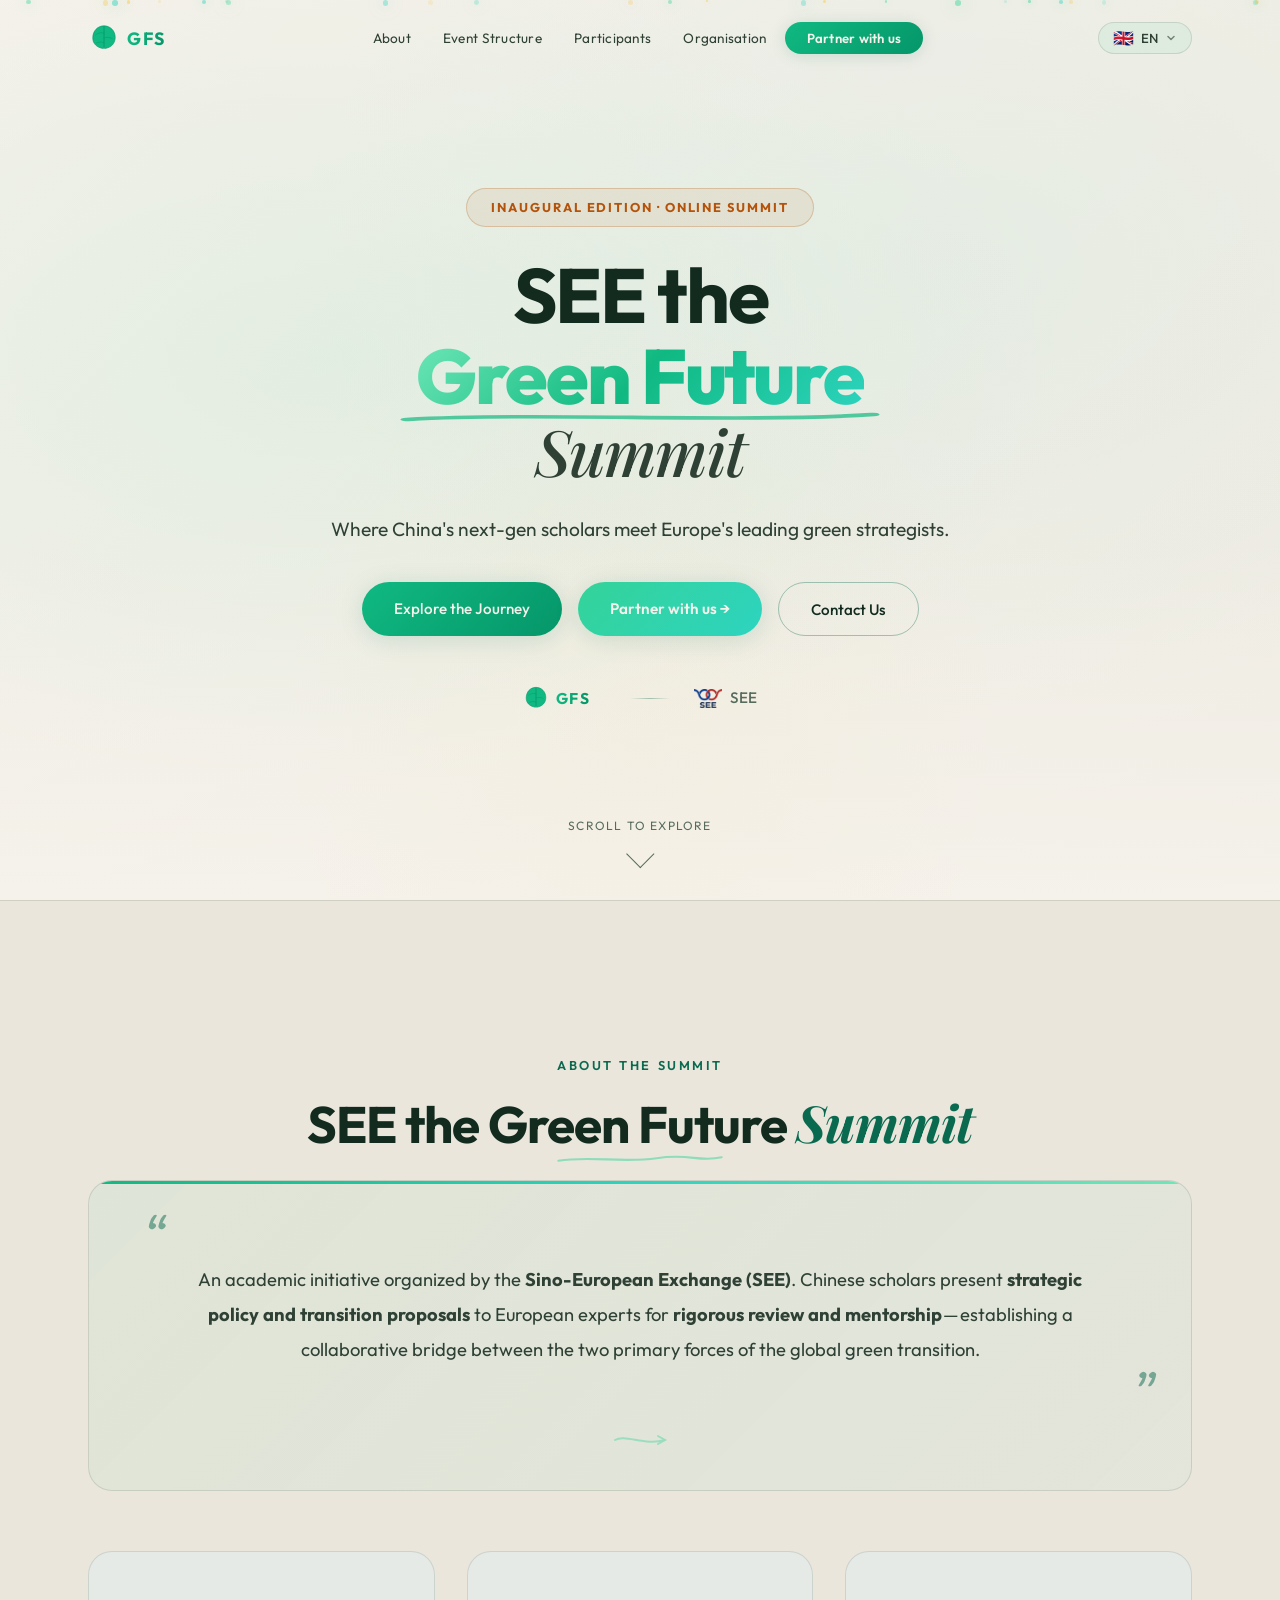
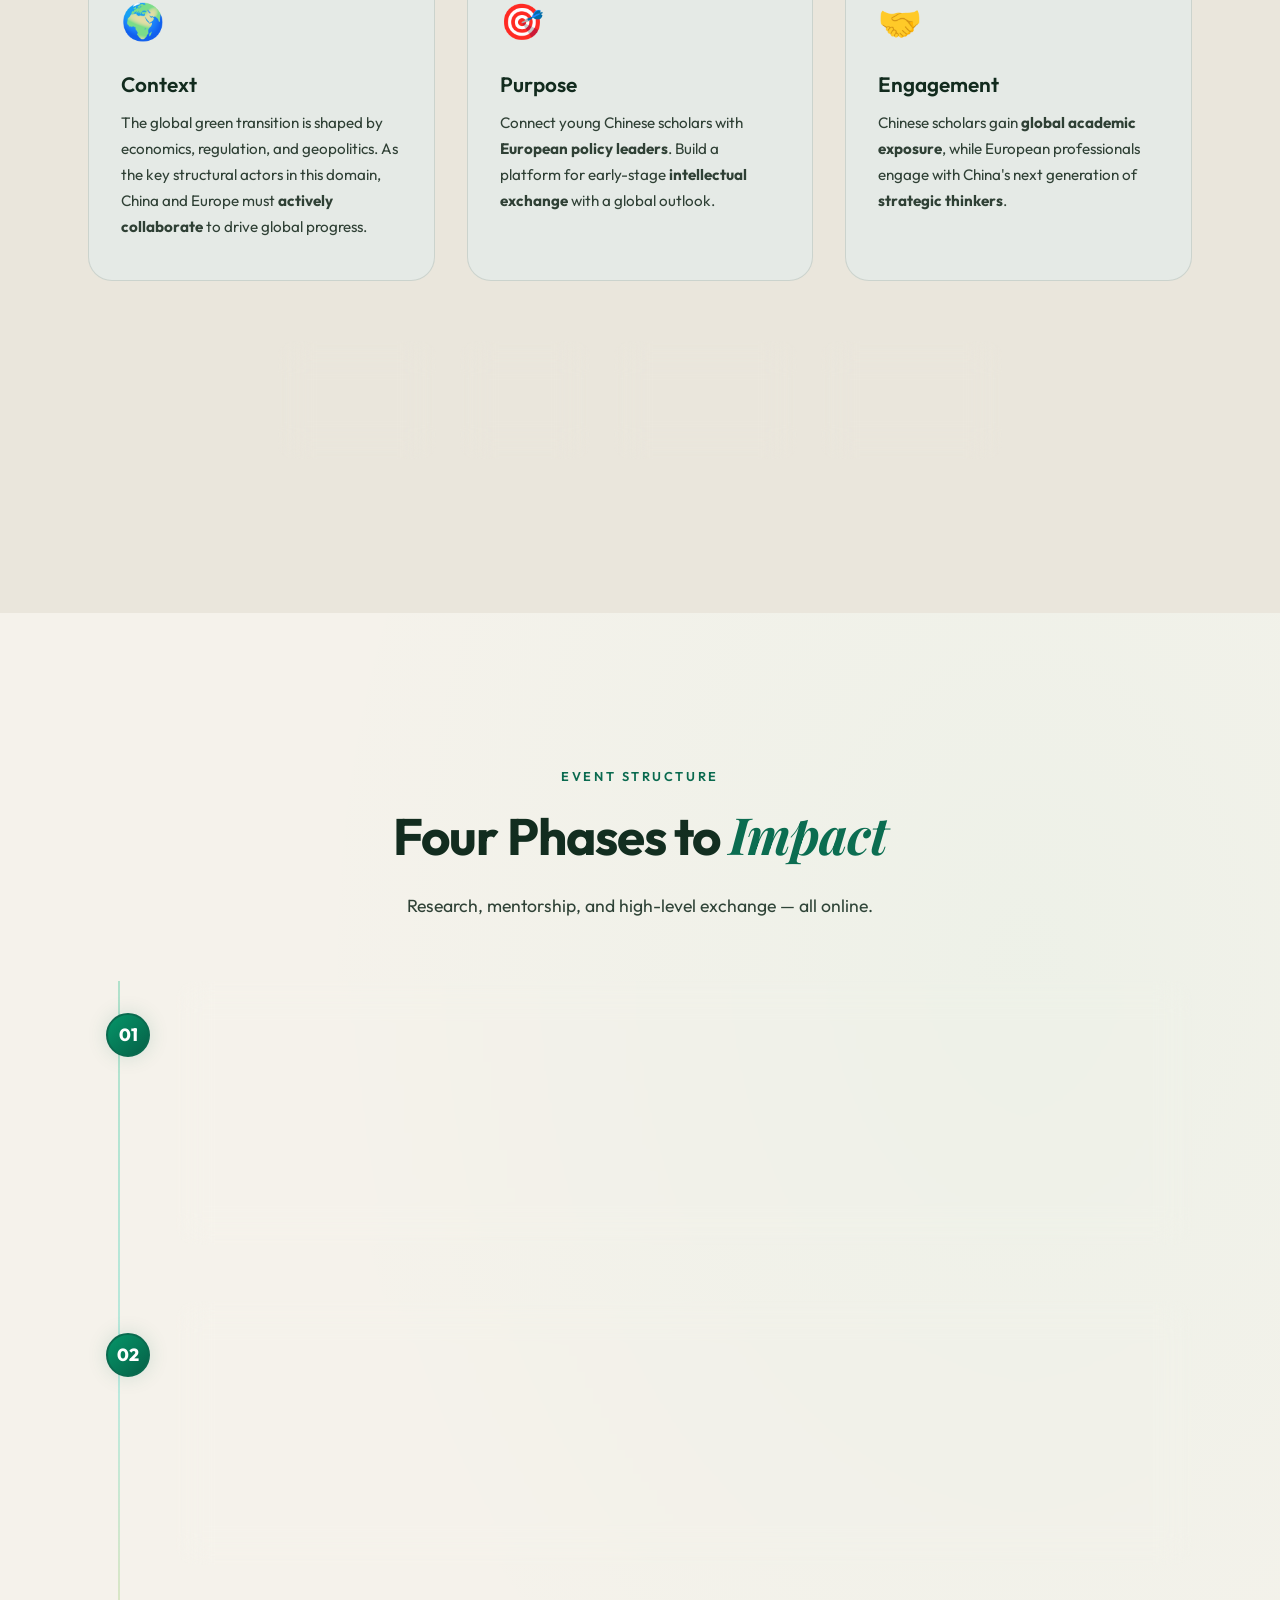
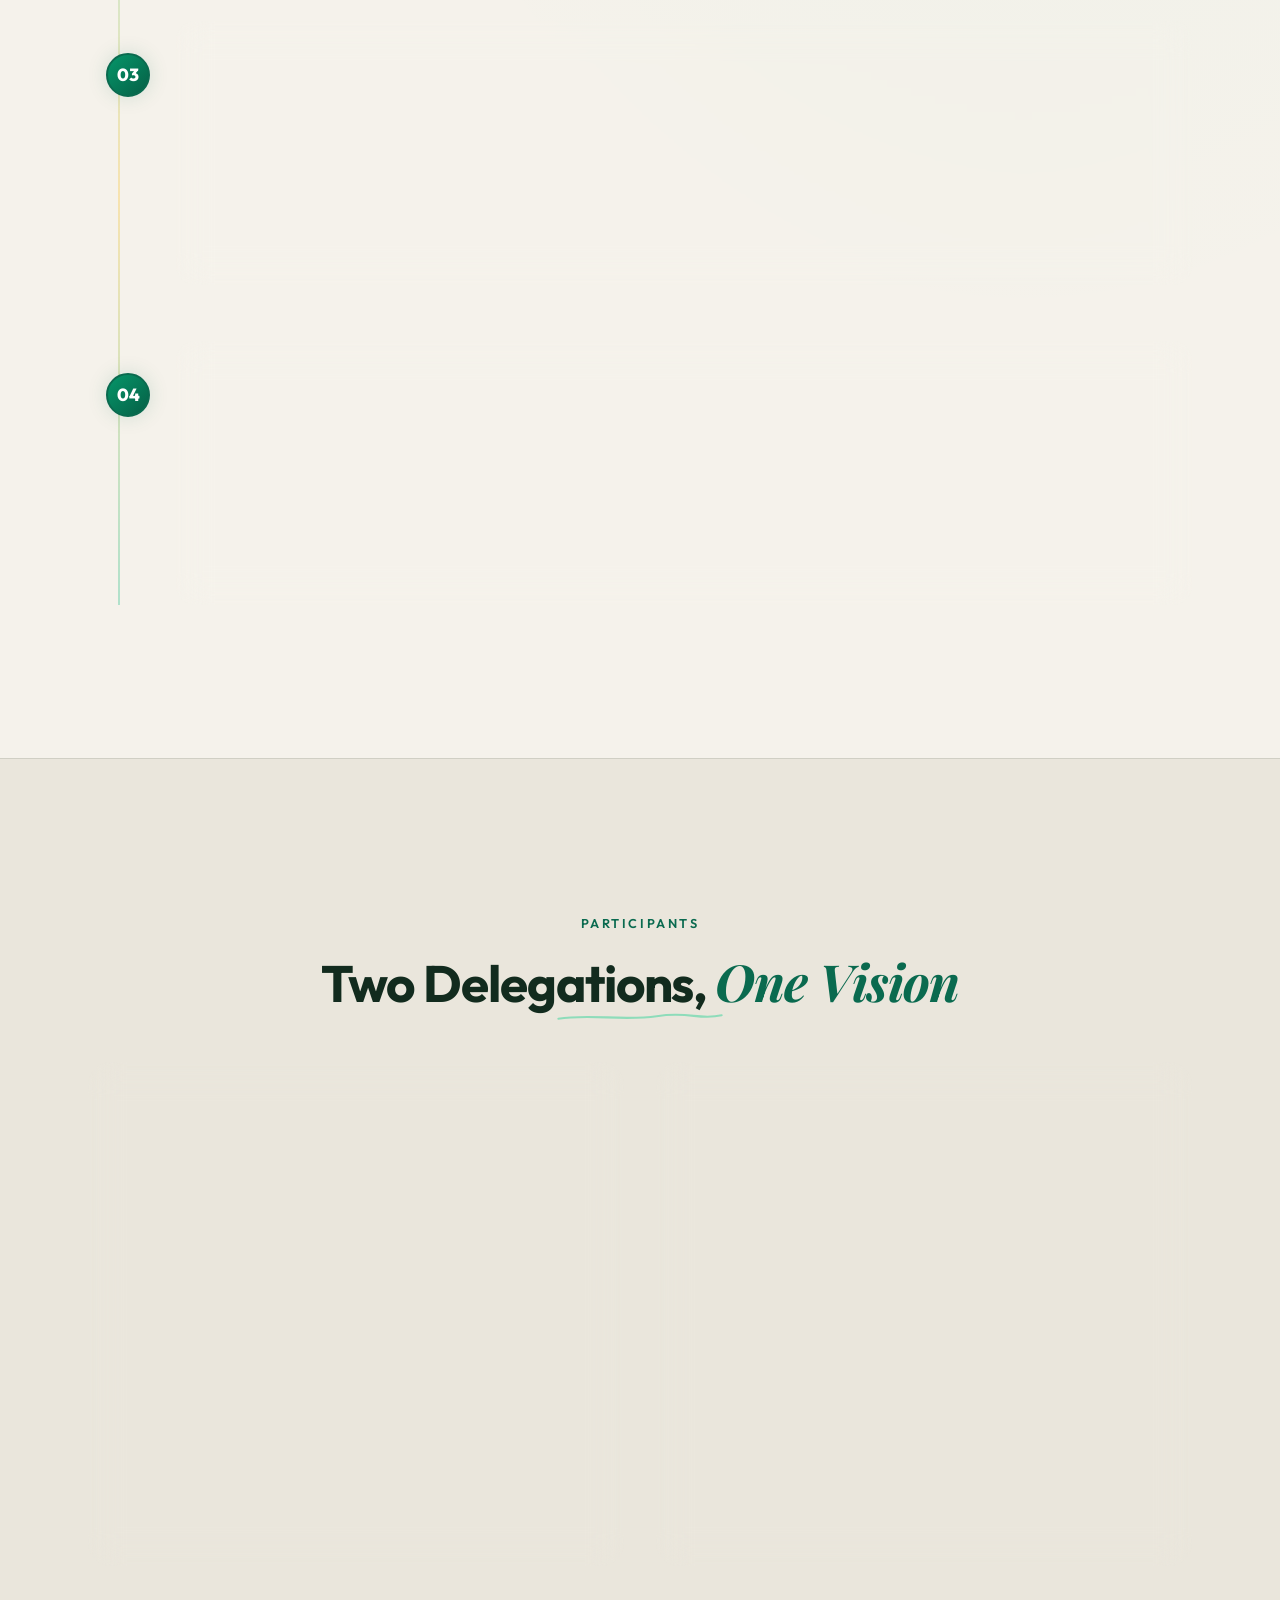
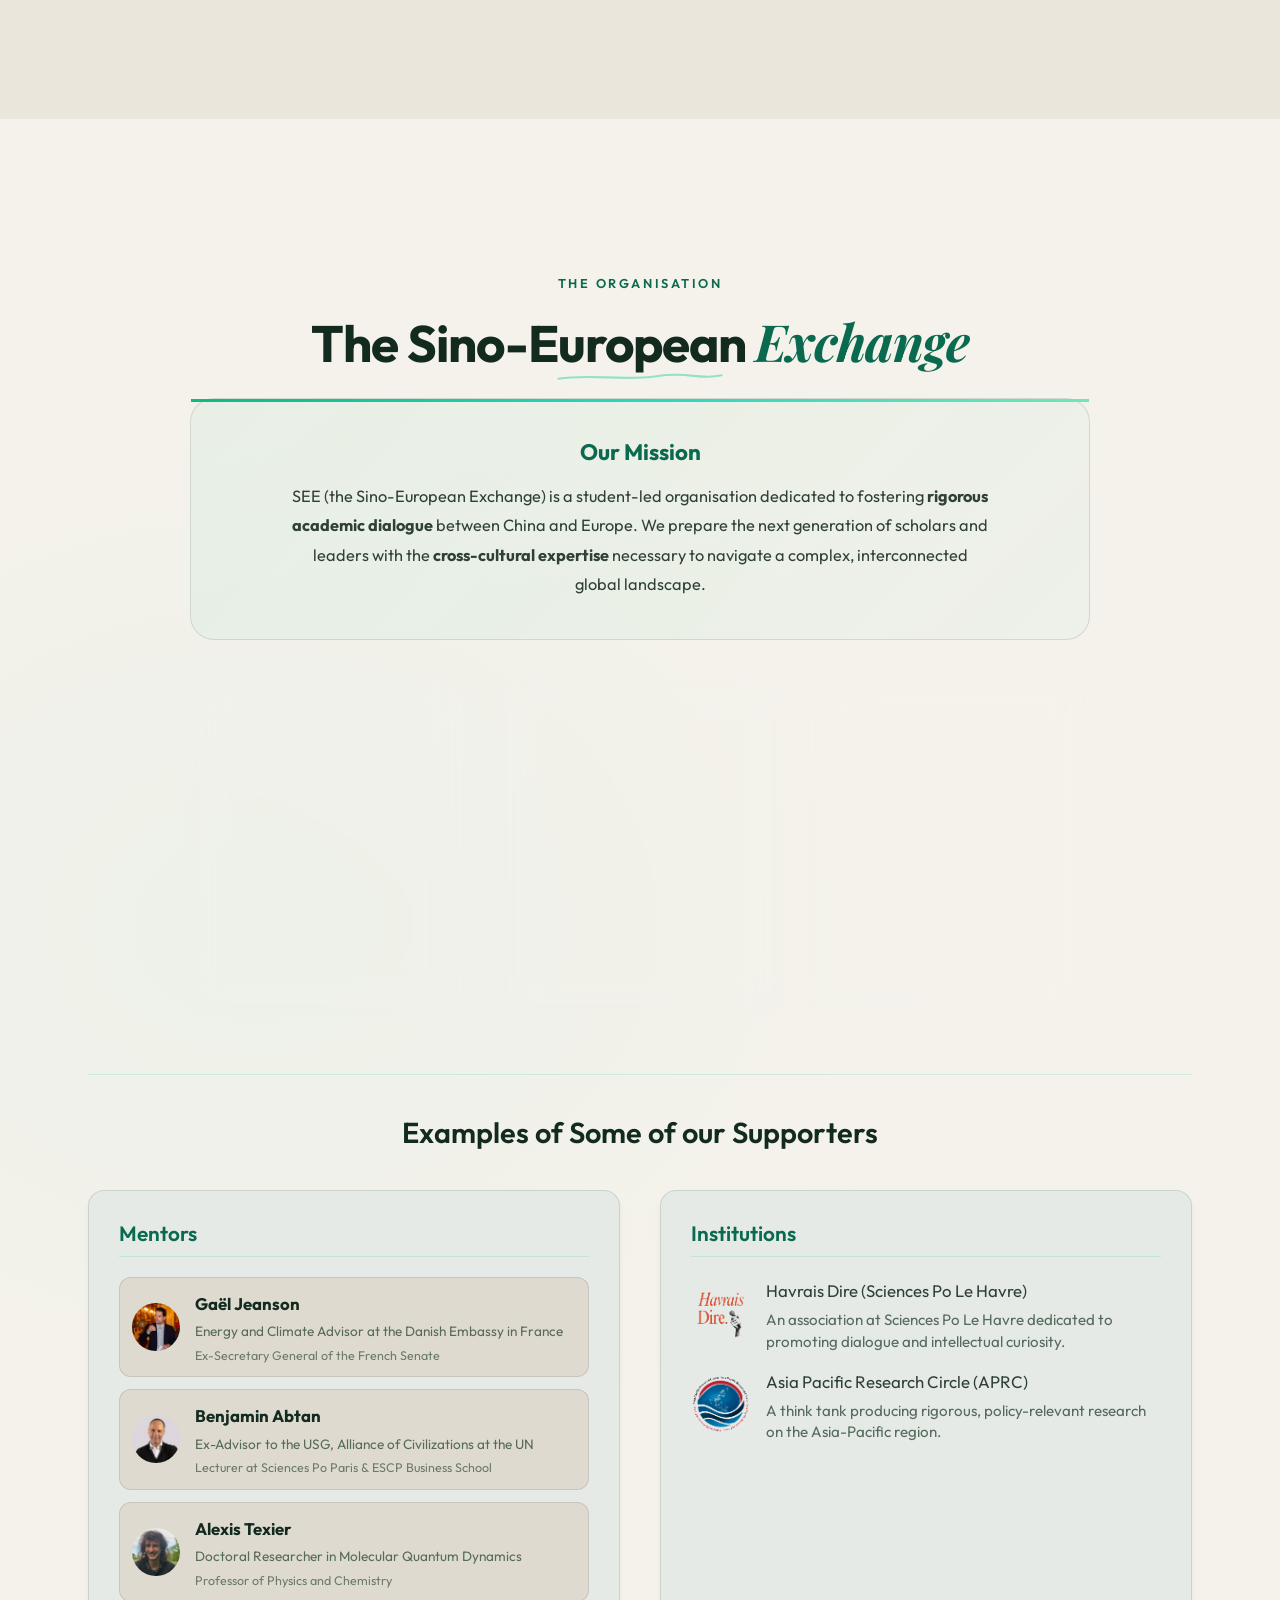
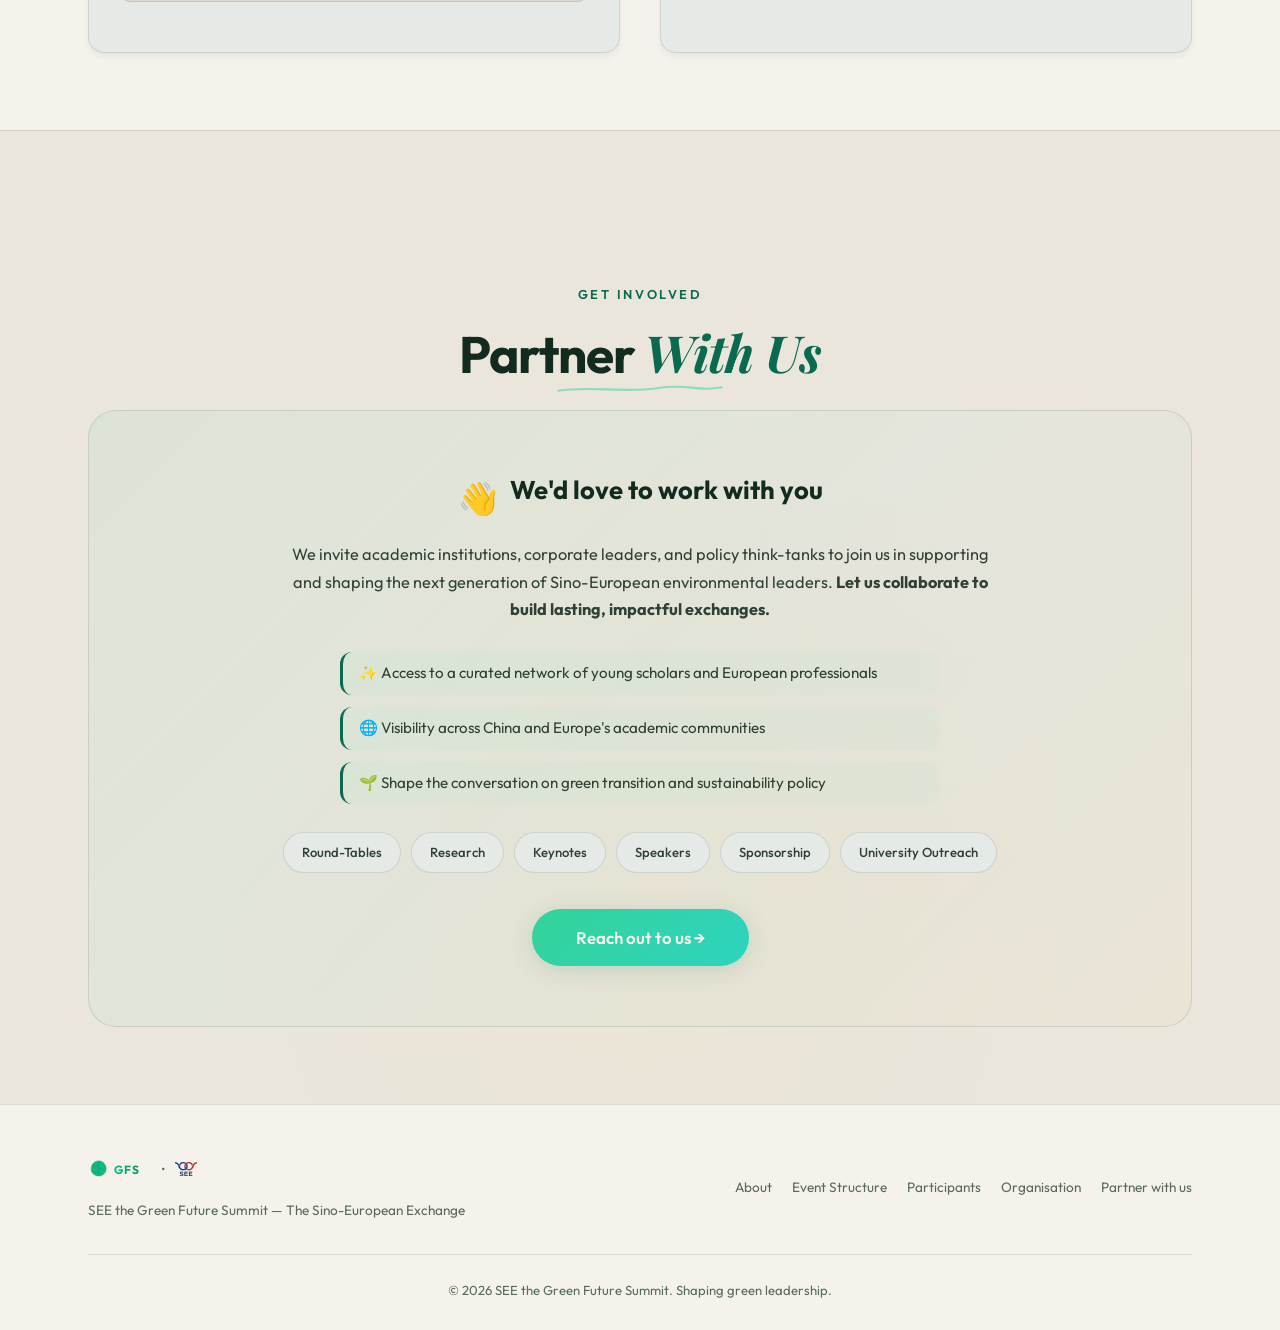
<file: index.html>
<!DOCTYPE html>
<html lang="en">

<head>
    <meta charset="UTF-8">
    <meta name="viewport" content="width=device-width, initial-scale=1.0">
    <title>SEE the Green Future Summit — Sino-European Exchange</title>
    <meta name="description"
        content="SEE the Green Future Summit (SEEGFS) is an online academic summit bridging China's brightest young scholars with Europe's foremost professionals in green economic strategy and policy.">
    <meta name="keywords"
        content="SEE, Green Future Summit, SEEGFS, Sino-European Exchange, Green Transition, Sustainability, China, Europe, Policy, Youth">
    <link rel="preconnect" href="https://fonts.googleapis.com">
    <link rel="preconnect" href="https://fonts.gstatic.com" crossorigin>
    <link
        href="https://fonts.googleapis.com/css2?family=Caveat:wght@400;500;600;700&family=Outfit:wght@300;400;500;600;700;800&family=Playfair+Display:ital,wght@0,500;0,700;1,500&family=Noto+Sans+SC:wght@400;500;600;700&display=swap"
        rel="stylesheet">
    <link rel="stylesheet" href="styles.css">
    <link rel="icon" type="image/svg+xml" href="data:image/svg+xml,%3Csvg xmlns='http://www.w3.org/2000/svg' viewBox='0 0 100 100'%3E%3Cpath d='M50 12 C30 12 15 28 15 50 C15 68 28 80 48 83 C49 81 51 81 52 83 C72 80 85 68 85 48 C85 28 70 12 50 12Z' fill='%2310b981' stroke='%23059669' stroke-width='2' stroke-linejoin='round'/%3E%3Cpath d='M50 15 L50 78' stroke='%23059669' stroke-width='2.5' stroke-linecap='round'/%3E%3Cpath d='M50 35 C40 31 30 35 24 40' stroke='%23059669' stroke-width='1.5' stroke-linecap='round' fill='none'/%3E%3Cpath d='M50 50 C60 46 70 48 76 52' stroke='%23059669' stroke-width='1.5' stroke-linecap='round' fill='none'/%3E%3Cpath d='M50 65 C42 61 34 62 26 66' stroke='%23059669' stroke-width='1.5' stroke-linecap='round' fill='none'/%3E%3C/svg%3E">
</head>

<body>
    <!-- Master SVG Icon Definitions -->
    <svg style="position: absolute; width: 0; height: 0; overflow: hidden;" aria-hidden="true" xmlns="http://www.w3.org/2000/svg">
        <defs>
            <linearGradient id="gfs-leaf-grad" x1="15" y1="10" x2="85" y2="70">
                <stop offset="0%" stop-color="#10b981" />
                <stop offset="100%" stop-color="#059669" />
            </linearGradient>
            <linearGradient id="gfs-text-grad" x1="44" y1="0" x2="86" y2="0" gradientUnits="userSpaceOnUse">
                <stop offset="0%" stop-color="#10b981" />
                <stop offset="100%" stop-color="#059669" />
            </linearGradient>
        </defs>
        <symbol id="gfs-logo-symbol" viewBox="0 0 108 36">
            <!-- Organic Asymmetrical Leaf + Accompanying GFS Text -->
            <g transform="scale(0.36)">
                <path d="M50 12 C30 12 15 28 15 50 C15 68 28 80 48 83 C49 81 51 81 52 83 C72 80 85 68 85 48 C85 28 70 12 50 12Z" fill="url(#gfs-leaf-grad)" stroke="#059669" stroke-width="2" stroke-linejoin="round" />
                <path d="M50 15 L50 78" stroke="#059669" stroke-width="2.5" stroke-linecap="round" />
                <path d="M50 35 C40 31 30 35 24 40" stroke="#059669" stroke-width="1.5" stroke-linecap="round" fill="none" />
                <path d="M50 50 C60 46 70 48 76 52" stroke="#059669" stroke-width="1.5" stroke-linecap="round" fill="none" />
                <path d="M50 65 C42 61 34 62 26 66" stroke="#059669" stroke-width="1.5" stroke-linecap="round" fill="none" />
            </g>
            <text x="44" y="26" fill="url(#gfs-text-grad)" font-family="'Outfit', sans-serif" font-weight="700" font-size="20px" letter-spacing="0.08em">GFS</text>
        </symbol>
    </svg>

    <!-- Navigation -->
    <nav id="navbar" class="navbar">
        <div class="nav-container">
            <a href="#hero" class="nav-logo" style="display: flex; align-items: center;">
                <svg class="gfs-logo-svg" width="96" height="36">
                    <use href="#gfs-logo-symbol"></use>
                </svg>
            </a>
            <ul class="nav-links" id="navLinks">
                <li><a href="#about" class="nav-link" data-i18n="nav.about">About</a></li>
                <li><a href="#structure" class="nav-link" data-i18n="nav.structure">Event Structure</a></li>
                <li><a href="#participants" class="nav-link" data-i18n="nav.participants">Participants</a></li>
                <li><a href="#see" class="nav-link" data-i18n="nav.see">Organisation</a></li>
                <li><a href="#partner" class="nav-link nav-cta-btn" data-i18n="nav.partner">Partner with us</a></li>
            </ul>
            <div class="nav-right">
                <!-- Language Switcher -->
                <div class="lang-switcher" id="langSwitcher">
                    <button class="lang-current" id="langToggle" aria-label="Change language">
                        <span class="lang-flag" id="langFlag">🇬🇧</span>
                        <span class="lang-code" id="langCode">EN</span>
                        <svg class="lang-chevron" width="12" height="12" viewBox="0 0 12 12" fill="none">
                            <path d="M3 4.5L6 7.5L9 4.5" stroke="currentColor" stroke-width="1.5" stroke-linecap="round"
                                stroke-linejoin="round" />
                        </svg>
                    </button>
                    <div class="lang-dropdown" id="langDropdown">
                        <button class="lang-option active" data-lang="en">
                            <span class="lang-flag">🇬🇧</span>
                            <span>English</span>
                        </button>
                        <button class="lang-option" data-lang="zh">
                            <span class="lang-flag">🇨🇳</span>
                            <span>中文</span>
                        </button>
                        <button class="lang-option" data-lang="fr">
                            <span class="lang-flag">🇫🇷</span>
                            <span>Français</span>
                        </button>
                    </div>
                </div>
                <button class="nav-toggle" id="navToggle" aria-label="Toggle navigation">
                    <span></span>
                    <span></span>
                    <span></span>
                </button>
            </div>
        </div>
    </nav>

    <!-- Hero Section -->
    <section id="hero" class="hero">
        <div class="hero-bg-overlay"></div>
        <div class="hero-particles" id="heroParticles"></div>
        <div class="hero-content">
            <div class="hero-badge animate-in">
                <span data-i18n="hero.badge">Inaugural Edition · Online Summit</span>
            </div>
            <h1 class="hero-title animate-in">
                <span class="title-line hand-drawn-text" data-i18n="hero.t1">SEE the</span>
                <span class="title-line accent hand-underline" data-i18n="hero.t2">Green Future</span>
                <span class="title-line italic" data-i18n="hero.t3">Summit</span>
            </h1>
            <p class="hero-subtitle animate-in" data-i18n="hero.subtitle">
                Where China's next-gen scholars meet Europe's leading green strategists.
            </p>
            <div class="hero-cta animate-in">
                <a href="#structure" class="btn btn-primary" data-i18n="hero.cta1">Explore the Journey</a>
                <a href="#partner" class="btn btn-accent-cta" data-i18n="hero.cta_partner">Partner with us →</a>
                <button class="btn btn-outline" id="contactBtn" data-i18n="hero.cta2">Contact Us</button>
            </div>
            <div class="hero-orgs animate-in">
                <div class="org-badge">
                    <svg class="gfs-logo-svg" width="84" height="28">
                        <use href="#gfs-logo-symbol"></use>
                    </svg>
                </div>
                <div class="org-divider"></div>
                <div class="org-badge">
                    <img src="see-logo.png" alt="SEE" class="see-logo-img see-logo-sm">
                    <span class="org-label" data-i18n="hero.org2">SEE</span>
                </div>
            </div>
        </div>
        <div class="hero-scroll">
            <span data-i18n="hero.scroll">Scroll to explore</span>
            <div class="scroll-arrow"></div>
        </div>
    </section>

    <!-- About the Summit Section -->
    <section id="about" class="section about">
        <div class="container">
            <div class="section-header reveal-up">
                <span class="section-label center" data-i18n="about.label">About the Summit</span>
                <h2 class="section-title center hand-underline-center" data-i18n-html="about.title">SEE the Green Future
                    <em>Summit</em></h2>
            </div>

            <div class="about-overview reveal-up">
                <div class="about-overview-card">
                    <div class="about-quote-mark">“</div>
                    <p class="about-lead" data-i18n="about.overview">An online summit by the Sino-European Exchange
                        (SEE). Chinese scholars pitch green-transition ideas to European experts who mentor, challenge,
                        and guide them — building bridges between the two largest forces shaping the global green
                        transition.</p>
                    <div class="about-quote-mark-end">”</div>
                    <div class="about-doodle-arrow"></div>
                </div>
            </div>

            <div class="about-grid-3">
                <div class="about-pillar reveal-left">
                    <div class="pillar-icon">🌍</div>
                    <h3 data-i18n="about.context.h">Context</h3>
                    <p data-i18n="about.context.p">Green transition = economics + regulation + geopolitics. China and
                        Europe are the two biggest players. Collaboration isn't optional.</p>
                </div>
                <div class="about-pillar reveal-up">
                    <div class="pillar-icon">🎯</div>
                    <h3 data-i18n="about.purpose.h">Purpose</h3>
                    <p data-i18n="about.purpose.p">Connect young Chinese scholars with European policy leaders. Build a
                        platform for early-stage intellectual exchange with a global outlook.</p>
                </div>
                <div class="about-pillar reveal-right">
                    <div class="pillar-icon">🤝</div>
                    <h3 data-i18n="about.engagement.h">Engagement</h3>
                    <p data-i18n="about.engagement.p">Chinese students get international exposure. European
                        professionals discover China's next generation of strategic thinkers.</p>
                </div>
            </div>

            <div class="about-stats reveal-up">
                <div class="stat-card">
                    <span class="stat-number" data-i18n="about.stat1.num">2</span>
                    <span class="stat-label" data-i18n="about.stat1.label">Continents</span>
                </div>
                <div class="stat-card">
                    <span class="stat-number" data-i18n="about.stat2.num">4</span>
                    <span class="stat-label" data-i18n="about.stat2.label">Phases</span>
                </div>
                <div class="stat-card">
                    <span class="stat-number" data-i18n="about.stat3.num">6</span>
                    <span class="stat-label" data-i18n="about.stat3.label">Finalist Teams</span>
                </div>
                <div class="stat-card">
                    <span class="stat-number" data-i18n="about.stat4.num">∞</span>
                    <span class="stat-label" data-i18n="about.stat4.label">Opportunities</span>
                </div>
            </div>
        </div>
    </section>

    <!-- Event Structure / Phases Section -->
    <section id="structure" class="section structure">
        <div class="container">
            <span class="section-label center" data-i18n="structure.label">Event Structure</span>
            <h2 class="section-title center" data-i18n-html="structure.title">Four Phases to <em>Impact</em></h2>
            <p class="section-subtitle center" data-i18n="structure.subtitle">Research, mentorship, and high-level
                exchange — all online.</p>

            <div class="timeline">
                <!-- Phase 1 -->
                <div class="timeline-item reveal-left">
                    <div class="timeline-marker">
                        <span class="phase-number">01</span>
                    </div>
                    <div class="timeline-card">
                        <div class="phase-tag submission" data-i18n="phase1.tag">Submission</div>
                        <div class="phase-meta"><span class="phase-location">📍 Online</span><span
                                class="phase-duration">⏱ 2 Weeks</span></div>
                        <div class="phase-details">
                            <div class="detail">
                                <span class="detail-icon">🎬</span>
                                <span data-i18n="phase1.d1">3-min video presentation (clear, structured)</span>
                            </div>
                            <div class="detail">
                                <span class="detail-icon">📄</span>
                                <span data-i18n="phase1.d2">1-page handout: problem, argument, strategy</span>
                            </div>
                            <div class="detail">
                                <span class="detail-icon">🎯</span>
                                <span data-i18n="phase1.d3">Focus: green transition, China-Europe comparative
                                    lens</span>
                            </div>
                        </div>
                    </div>
                </div>

                <!-- Phase 2 -->
                <div class="timeline-item reveal-right">
                    <div class="timeline-marker">
                        <span class="phase-number">02</span>
                    </div>
                    <div class="timeline-card">
                        <div class="phase-tag evaluation" data-i18n="phase2.tag">Evaluation & Selection</div>
                        <div class="phase-meta"><span class="phase-location">📍 Online</span><span
                                class="phase-duration">⏱ 2 Weeks</span></div>
                        <div class="phase-details">
                            <div class="detail">
                                <span class="detail-icon">🏆</span>
                                <span data-i18n="phase2.d1">Panel of 5–10 European mentors reviews submissions</span>
                            </div>
                            <div class="detail">
                                <span class="detail-icon">💬</span>
                                <span data-i18n="phase2.d2">Top 6 teams selected with detailed feedback</span>
                            </div>
                            <div class="detail">
                                <span class="detail-icon">👨‍🏫</span>
                                <span data-i18n="phase2.d3">Each team assigned a European mentor</span>
                            </div>
                        </div>
                    </div>
                </div>

                <!-- Phase 3 -->
                <div class="timeline-item reveal-left">
                    <div class="timeline-marker">
                        <span class="phase-number">03</span>
                    </div>
                    <div class="timeline-card featured">
                        <div class="phase-tag summit-tag" data-i18n="phase3.tag">The Online Summit</div>
                        <div class="phase-meta"><span class="phase-location">📍 Online (Zoom)</span><span
                                class="phase-duration">⏱ 1 Day</span></div>
                        <div class="phase-details">
                            <div class="detail">
                                <span class="detail-icon">🎤</span>
                                <span data-i18n="phase3.d1">Final presentations by selected teams</span>
                            </div>
                            <div class="detail">
                                <span class="detail-icon">❓</span>
                                <span data-i18n="phase3.d2">Q&A sessions with judges</span>
                            </div>
                            <div class="detail">
                                <span class="detail-icon">🗣️</span>
                                <span data-i18n="phase3.d3">Expert talks & panel discussions</span>
                            </div>
                        </div>
                    </div>
                </div>

                <!-- Phase 4 -->
                <div class="timeline-item reveal-right">
                    <div class="timeline-marker">
                        <span class="phase-number">04</span>
                    </div>
                    <div class="timeline-card">
                        <div class="phase-tag post-summit" data-i18n="phase4.tag">Post-Summit Development</div>
                        <div class="phase-meta"><span class="phase-location">📍 Online</span><span
                                class="phase-duration">⏱ ∞</span></div>
                        <div class="phase-details">
                            <div class="detail">
                                <span class="detail-icon">🔬</span>
                                <span data-i18n="phase4.d1">Continue developing work with mentor</span>
                            </div>
                            <div class="detail">
                                <span class="detail-icon">📈</span>
                                <span data-i18n="phase4.d2">Further research opportunities</span>
                            </div>
                            <div class="detail">
                                <span class="detail-icon">🌐</span>
                                <span data-i18n="phase4.d3">Ongoing academic & professional engagement</span>
                            </div>
                        </div>
                    </div>
                </div>
            </div>
        </div>
    </section>

    <!-- Participants / Audience Section -->
    <section id="participants" class="section participants">
        <div class="container">
            <span class="section-label center" data-i18n="participants.label">Participants</span>
            <h2 class="section-title center hand-underline-center" data-i18n-html="participants.title">Two Delegations,
                <em>One Vision</em></h2>

            <div class="audience-grid">
                <div class="audience-card reveal-left">
                    <div class="audience-header china">
                        <span class="audience-flag">🇨🇳</span>
                        <h3 data-i18n="aud.cn.h">Chinese Delegation</h3>
                        <span class="audience-role" data-i18n="aud.cn.role">Idea Sharers + Observers</span>
                    </div>
                    <div class="audience-roles-split">
                        <div class="role-group">
                            <span class="role-badge role-badge-primary" data-i18n="aud.cn.badge1">🎯 Idea Sharers</span>
                            <ul class="audience-list">
                                <li data-i18n="aud.cn.l1">Selected through competition, receive mentorship from European
                                    mentors, and present at the summit</li>
                                <li data-i18n="aud.cn.l2">University students & young scholars with research in green
                                    transition</li>
                            </ul>
                        </div>
                        <div class="role-group">
                            <span class="role-badge role-badge-secondary" data-i18n="aud.cn.badge2">👁 Observers</span>
                            <ul class="audience-list">
                                <li data-i18n="aud.cn.l3">Join keynotes, attend expert talks, and engage in discussions
                                </li>
                                <li data-i18n="aud.cn.l4">Future professionals in consulting, policy & sustainability
                                </li>
                            </ul>
                        </div>
                    </div>
                </div>
                <div class="audience-card reveal-right">
                    <div class="audience-header europe">
                        <span class="audience-flag">🇪🇺</span>
                        <h3 data-i18n="aud.eu.h">European Delegation</h3>
                        <span class="audience-role" data-i18n="aud.eu.role">Mentors + Observers</span>
                    </div>
                    <div class="audience-roles-split">
                        <div class="role-group">
                            <span class="role-badge role-badge-primary" data-i18n="aud.eu.badge1">🎓 Mentors</span>
                            <ul class="audience-list">
                                <li data-i18n="aud.eu.l1">Guide research, judge ideas, and share expertise as speakers
                                </li>
                                <li data-i18n="aud.eu.l2">Public officials, ESG consultants, researchers, and think-tank
                                    leaders</li>
                            </ul>
                        </div>
                        <div class="role-group">
                            <span class="role-badge role-badge-secondary" data-i18n="aud.eu.badge2">👁 Observers</span>
                            <ul class="audience-list">
                                <li data-i18n="aud.eu.l3">Students from Sciences Po, Sorbonne, HEC Paris for
                                    peer-to-peer exchange</li>
                            </ul>
                        </div>
                    </div>
                </div>
            </div>
        </div>
    </section>

    <!-- About SEE Section -->
    <section id="see" class="section see-section">
        <div class="container">
            <span class="section-label center" data-i18n="see.label">The Organisation</span>
            <h2 class="section-title center hand-underline-center" data-i18n-html="see.title">The Sino-European
                <em>Exchange</em></h2>

            <div class="see-compact reveal-up">
                <div class="see-value-card">
                    <h3 class="see-value-heading" data-i18n="see.mission.h">Our Mission</h3>
                    <p data-i18n="see.mission.p">SEE (the Sino-European Exchange) is a student-led organisation
                        dedicated to fostering meaningful dialogue between China and Europe. We believe that the next
                        generation of leaders must be equipped with cross-cultural competence to navigate an
                        increasingly interconnected world.</p>
                </div>
                <div class="see-values-grid">
                    <div class="see-val-item reveal-left">
                        <div class="see-val-icon">🌍</div>
                        <h4 data-i18n="see.val1.h">Bridging Cultures</h4>
                        <p data-i18n="see.val1.p">We create spaces where Chinese and European students and professionals
                            engage in genuine intellectual exchange, breaking down stereotypes and building lasting
                            connections.</p>
                    </div>
                    <div class="see-val-item reveal-up">
                        <div class="see-val-icon">🌱</div>
                        <h4 data-i18n="see.val2.h">Developing Leaders</h4>
                        <p data-i18n="see.val2.p">Through summits, research collaborations, and mentorship programmes,
                            we nurture young thinkers who can operate confidently across both Chinese and European
                            policy landscapes.</p>
                    </div>
                    <div class="see-val-item reveal-right">
                        <div class="see-val-icon">🤝</div>
                        <h4 data-i18n="see.val3.h">Building Understanding</h4>
                        <p data-i18n="see.val3.p">In a world of increasing complexity between China and Europe, mutual
                            understanding isn't a luxury — it's a necessity. SEE provides the platform to make it
                            happen.</p>
                    </div>
                </div>
            </div>
            <div class="supporters-section reveal-up">
                <h3 class="supporters-title" data-i18n="see.supporters.title">Examples of Some of our Supporters</h3>

                <div class="supporters-grid">
                    <div class="supporters-col">
                        <h4 data-i18n="see.supporters.professors">Mentors</h4>
                        <div class="supporter-list">
                            <a href="https://www.linkedin.com/in/gael-jeanson-61b2a294" target="_blank"
                                class="supporter-prof">
                                <img src="gael.jpg" alt="Gaël Jeanson" class="prof-avatar">
                                <div class="prof-info">
                                    <span class="prof-name">Gaël Jeanson</span>
                                    <span class="prof-desc" data-i18n-html="see.supporters.prof1">Energy and Climate Advisor at the Danish Embassy in France<br><span style="display:block; margin-top:4px; font-size:0.92em; opacity:0.85;">Ex-Secretary General of the French Senate</span></span>
                                </div>
                            </a>
                            <a href="https://www.linkedin.com/in/benjaminabtan" target="_blank" class="supporter-prof">
                                <img src="benjamin.jpg" alt="Benjamin Abtan" class="prof-avatar">
                                <div class="prof-info">
                                    <span class="prof-name">Benjamin Abtan</span>
                                    <span class="prof-desc" data-i18n-html="see.supporters.prof2">Ex-Advisor to the USG, Alliance of Civilizations at the UN<br><span style="display:block; margin-top:4px; font-size:0.92em; opacity:0.85;">Lecturer at Sciences Po Paris &amp; ESCP Business School</span></span>
                                </div>
                            </a>
                            <a href="https://www.linkedin.com/in/alexis-texier-21b297164" target="_blank"
                                class="supporter-prof">
                                <img src="alexis.jpg" alt="Alexis Texier" class="prof-avatar">
                                <div class="prof-info">
                                    <span class="prof-name">Alexis Texier</span>
                                    <span class="prof-desc" data-i18n-html="see.supporters.prof3">Doctoral Researcher in Molecular Quantum Dynamics<br><span style="display:block; margin-top:4px; font-size:0.92em; opacity:0.85;">Professor of Physics and Chemistry</span></span>
                                </div>
                            </a>
                        </div>
                    </div>

                    <div class="supporters-col">
                        <h4 data-i18n="see.supporters.institutions">Institutions</h4>
                        <div class="supporter-inst-list">
                            <div class="supporter-inst">
                                <img src="havrais-dire-logo.jpg" alt="Havrais Dire" class="inst-logo">
                                <div class="inst-info">
                                    <span class="supporter-name">Havrais Dire (Sciences Po Le Havre)</span>
                                    <span class="inst-desc" data-i18n="see.supporters.inst1_desc"
                                        style="display:block; font-size:0.9em; color:var(--text-muted); margin-top:4px; line-height:1.4;">An association at Sciences Po Le Havre dedicated to promoting dialogue and intellectual curiosity.</span>
                                </div>
                            </div>
                            <div class="supporter-inst">
                                <img src="aprc-logo.png" alt="Asia Pacific Research Circle" class="inst-logo">
                                <div class="inst-info">
                                    <span class="supporter-name">Asia Pacific Research Circle (APRC)</span>
                                    <span class="inst-desc" data-i18n="see.supporters.inst2_desc"
                                        style="display:block; font-size:0.9em; color:var(--text-muted); margin-top:4px; line-height:1.4;">A think tank producing rigorous, policy-relevant research on the Asia-Pacific region.</span>
                                </div>
                            </div>
                        </div>
                    </div>
                </div>


            </div>
        </div>
    </section>

    <!-- Partnership Section -->
    <section id="partner" class="section partner">
        <div class="container">
            <span class="section-label center" data-i18n="partner.label">Get Involved</span>
            <h2 class="section-title center hand-underline-center" data-i18n-html="partner.title">Partner <em>With
                    Us</em></h2>

            <div class="cta-block reveal-up">
                <div class="cta-warmth">
                    <span class="cta-hand-wave">👋</span>
                    <h3 data-i18n="cta.h">We'd love to work with you</h3>
                </div>
                <p data-i18n="cta.p">Whether you're an academic institution, a corporate partner, or a policy think tank
                    — there's a place for you in shaping the next generation of Sino-European green leaders. Let's build
                    something meaningful together.</p>
                <div class="partner-benefits">
                    <div class="benefit-item" data-i18n="cta.b1">✨ Access to a curated network of young scholars and
                        European professionals</div>
                    <div class="benefit-item" data-i18n="cta.b2">🌐 Visibility across China and Europe's academic
                        communities</div>
                    <div class="benefit-item" data-i18n="cta.b3">🌱 Shape the conversation on green transition and
                        sustainability policy</div>
                </div>
                <div class="partner-needs">
                    <span class="need-tag" data-i18n="cta.tag1">Round-Tables</span>
                    <span class="need-tag" data-i18n="cta.tag2">Research</span>
                    <span class="need-tag" data-i18n="cta.tag3">Keynotes</span>
                    <span class="need-tag" data-i18n="cta.tag4">Speakers</span>
                    <span class="need-tag" data-i18n="cta.tag5">Sponsorship</span>
                    <span class="need-tag" data-i18n="cta.tag6">University Outreach</span>
                </div>
                <button class="btn btn-accent-cta btn-large" id="contactBtnPartner" data-i18n="cta.btn">Reach out to us
                    →</button>
            </div>
        </div>
    </section>

    <!-- Contact Modal -->
    <div class="modal-overlay" id="contactModal">
        <div class="modal-card">
            <button class="modal-close" id="modalClose" aria-label="Close">&times;</button>
            <div class="modal-icon">✉️</div>
            <h3 class="modal-title" data-i18n="modal.title">Email the team now!</h3>
            <div class="modal-emails">
                <a href="mailto:zonglun.li@sciencespo.fr" class="modal-email-link">
                    <span class="email-icon">📧</span>
                    <span>zonglun.li@sciencespo.fr</span>
                </a>
                <a href="mailto:arya.gao@sciencespo.fr" class="modal-email-link">
                    <span class="email-icon">📧</span>
                    <span>arya.gao@sciencespo.fr</span>
                </a>
            </div>
        </div>
    </div>

    <!-- Footer -->
    <footer class="footer">
        <div class="container">
            <div class="footer-content">
                <div class="footer-brand">
                    <div style="display: flex; align-items: center; gap: 10px;">
                        <svg class="gfs-logo-svg" width="64" height="24">
                            <use href="#gfs-logo-symbol"></use>
                        </svg>
                        <span class="footer-divider">·</span>
                        <img src="see-logo.png" alt="SEE" class="see-logo-img see-logo-xs">
                    </div>
                    <p class="footer-tagline" data-i18n="footer.tagline">SEE the Green Future Summit — The Sino-European Exchange</p>
                </div>
                <div class="footer-links">
                    <a href="#about" data-i18n="nav.about">About</a>
                    <a href="#structure" data-i18n="nav.structure">Event Structure</a>
                    <a href="#participants" data-i18n="nav.participants">Participants</a>
                    <a href="#see" data-i18n="nav.see">Organisation</a>
                    <a href="#partner" data-i18n="nav.partner">Partner</a>
                </div>
            </div>
            <div class="footer-bottom">
                <p data-i18n="footer.copy">&copy; 2026 SEE the Green Future Summit. Shaping the future of green leadership.</p>
            </div>
        </div>
    </footer>

    <script src="translations.js"></script>
    <script src="script.js"></script>
</body>

</html>
</file>
<file: styles.css>
/* ===================================================================
   SEE the Green Future Summit (SEEGFS)
   Premium One-Page Website Stylesheet
   =================================================================== */

/* --- CSS Custom Properties --- */
:root {
    /* Color Palette — Earthen Luxe (Warm Cream & Forest Green) */
    --bg-primary: #f5f2eb;
    --bg-secondary: #eae6dc;
    --bg-tertiary: #dfdad0;
    --bg-card: #e5eae6;
    --bg-card-hover: #d9e2db;
    --bg-glass: rgba(245, 242, 235, 0.8);

    --green-50: #ecfdf5;
    --green-100: #d1fae5;
    --green-200: #a7f3d0;
    --green-300: #6ee7b7;
    --green-400: #34d399;
    --green-500: #10b981;
    --green-600: #059669;
    --green-700: #047857;
    --green-800: #065f46;
    --green-900: #064e3b;

    --teal-400: #2dd4bf;
    --teal-500: #14b8a6;
    --blue-400: #60a5fa;
    --blue-500: #3b82f6;

    --gold-300: #fcd34d;
    --gold-400: #fbbf24;
    --gold-500: #f59e0b;

    --text-primary: #122b1e;
    --text-secondary: #2f4035;
    --text-muted: #576b5d;

    --accent: #0a6a4f;
    --accent-glow: rgba(10, 106, 79, 0.15);
    --gold: #fbbf24;
    --gold-glow: rgba(251, 191, 36, 0.15);

    /* Borders */
    --border: rgba(18, 43, 30, 0.12);
    --border-hover: rgba(10, 106, 79, 0.35);

    /* Spacing */
    --section-padding: clamp(80px, 12vw, 160px);

    /* Transitions */
    --ease-out: cubic-bezier(0.16, 1, 0.3, 1);
    --ease-spring: cubic-bezier(0.34, 1.56, 0.64, 1);
}

/* --- Reset & Base --- */
*,
*::before,
*::after {
    margin: 0;
    padding: 0;
    box-sizing: border-box;
}

html {
    scroll-behavior: smooth;
    scroll-padding-top: 80px;
}

body {
    font-family: 'Outfit', 'Noto Sans SC', -apple-system, BlinkMacSystemFont, sans-serif;
    background: var(--bg-primary);
    color: var(--text-primary);
    line-height: 1.7;
    overflow-x: hidden;
    -webkit-font-smoothing: antialiased;
    -moz-osx-font-smoothing: grayscale;
}

/* Chinese text adjustments */
body[data-lang="zh"] {
    line-height: 1.9;
    letter-spacing: 0.02em;
}

.container {
    max-width: 1200px;
    margin: 0 auto;
    padding: 0 clamp(20px, 5vw, 48px);
}

img {
    max-width: 100%;
    height: auto;
}

a {
    color: inherit;
    text-decoration: none;
}

/* --- Typography --- */
h1, h2, h3, h4, h5 {
    font-weight: 600;
    line-height: 1.2;
}

em {
    font-family: 'Playfair Display', serif;
    font-style: italic;
    color: var(--accent);
}

.section-label {
    display: inline-block;
    font-size: 0.8rem;
    font-weight: 600;
    letter-spacing: 0.2em;
    text-transform: uppercase;
    color: var(--accent);
    margin-bottom: 16px;
    position: relative;
    padding-left: 40px;
}

.section-label::before {
    content: '';
    position: absolute;
    left: 0;
    top: 50%;
    width: 28px;
    height: 1px;
    background: var(--accent);
}

.section-label.center {
    display: block;
    text-align: center;
    padding-left: 0;
}

.section-label.center::before {
    display: none;
}

.section-title {
    font-size: clamp(2rem, 4.5vw, 3.2rem);
    font-weight: 700;
    margin-bottom: 24px;
    letter-spacing: -0.02em;
}

.section-title.center {
    text-align: center;
}

.section-subtitle {
    font-size: 1.1rem;
    color: var(--text-secondary);
    max-width: 650px;
}

.section-subtitle.center {
    text-align: center;
    margin: 0 auto 60px;
}

/* --- Buttons --- */
.btn {
    display: inline-flex;
    align-items: center;
    gap: 8px;
    padding: 14px 32px;
    font-family: 'Outfit', 'Noto Sans SC', sans-serif;
    font-size: 0.95rem;
    font-weight: 500;
    border-radius: 50px;
    cursor: pointer;
    transition: all 0.4s var(--ease-out);
    border: none;
    text-decoration: none;
    position: relative;
    overflow: hidden;
}

.btn-primary {
    background: linear-gradient(135deg, var(--green-500), var(--green-600));
    color: var(--bg-primary);
    box-shadow: 0 4px 24px var(--accent-glow);
}

.btn-primary:hover {
    transform: translateY(-2px);
    box-shadow: 0 8px 40px var(--accent-glow);
}

.btn-outline {
    background: transparent;
    color: var(--text-primary);
    border: 1px solid var(--border-hover);
}

.btn-outline:hover {
    background: var(--bg-glass);
    border-color: var(--accent);
    transform: translateY(-2px);
}

.btn-large {
    padding: 18px 44px;
    font-size: 1.05rem;
}

/* --- Navigation --- */
.navbar {
    position: fixed;
    top: 0;
    left: 0;
    right: 0;
    z-index: 1000;
    padding: 20px 0;
    transition: all 0.4s var(--ease-out);
}

.navbar.scrolled {
    padding: 12px 0;
    background: rgba(245, 242, 235, 0.92);
    backdrop-filter: blur(20px) saturate(1.5);
    -webkit-backdrop-filter: blur(20px) saturate(1.5);
    border-bottom: 1px solid var(--border);
}

.nav-container {
    max-width: 1200px;
    margin: 0 auto;
    padding: 0 clamp(20px, 5vw, 48px);
    display: flex;
    align-items: center;
    justify-content: space-between;
}

.nav-logo {
    display: flex;
    align-items: center;
    gap: 10px;
    font-weight: 700;
    font-size: 1.1rem;
    letter-spacing: 0.1em;
    z-index: 1001;
}

.logo-icon {
    font-size: 1.4rem;
}

.logo-text {
    background: linear-gradient(135deg, var(--green-300), var(--gold-400));
    -webkit-background-clip: text;
    -webkit-text-fill-color: transparent;
    background-clip: text;
}

.nav-links {
    display: flex;
    list-style: none;
    gap: 4px;
}

.nav-link {
    padding: 8px 14px;
    font-size: 0.85rem;
    font-weight: 400;
    color: var(--text-secondary);
    border-radius: 50px;
    transition: all 0.3s var(--ease-out);
    letter-spacing: 0.02em;
}

.nav-link:hover {
    color: var(--text-primary);
    background: var(--bg-glass);
}

.nav-right {
    display: flex;
    align-items: center;
    gap: 12px;
    z-index: 1001;
}

.nav-toggle {
    display: none;
    flex-direction: column;
    gap: 5px;
    background: none;
    border: none;
    cursor: pointer;
    padding: 8px;
}

.nav-toggle span {
    width: 24px;
    height: 2px;
    background: var(--text-primary);
    border-radius: 2px;
    transition: all 0.3s var(--ease-out);
}

/* --- Language Switcher --- */
.lang-switcher {
    position: relative;
}

.lang-current {
    display: flex;
    align-items: center;
    gap: 6px;
    padding: 7px 14px;
    background: rgba(52, 211, 153, 0.08);
    border: 1px solid var(--border);
    border-radius: 50px;
    color: var(--text-secondary);
    font-family: 'Outfit', sans-serif;
    font-size: 0.82rem;
    font-weight: 500;
    cursor: pointer;
    transition: all 0.3s var(--ease-out);
    letter-spacing: 0.05em;
}

.lang-current:hover {
    border-color: var(--border-hover);
    background: rgba(52, 211, 153, 0.12);
    color: var(--text-primary);
}

.lang-flag {
    font-size: 1.05rem;
    line-height: 1;
}

.lang-chevron {
    transition: transform 0.3s var(--ease-out);
    opacity: 0.6;
}

.lang-switcher.open .lang-chevron {
    transform: rotate(180deg);
}

.lang-dropdown {
    position: absolute;
    top: calc(100% + 8px);
    right: 0;
    min-width: 160px;
    background: rgba(245, 242, 235, 0.98);
    backdrop-filter: blur(20px);
    -webkit-backdrop-filter: blur(20px);
    border: 1px solid var(--border);
    border-radius: 14px;
    padding: 6px;
    opacity: 0;
    visibility: hidden;
    transform: translateY(-8px) scale(0.96);
    transition: all 0.25s var(--ease-out);
    box-shadow: 0 12px 32px rgba(18, 43, 30, 0.15);
}

.lang-switcher.open .lang-dropdown {
    opacity: 1;
    visibility: visible;
    transform: translateY(0) scale(1);
}

.lang-option {
    display: flex;
    align-items: center;
    gap: 10px;
    width: 100%;
    padding: 10px 14px;
    background: none;
    border: none;
    border-radius: 10px;
    color: var(--text-secondary);
    font-family: 'Outfit', 'Noto Sans SC', sans-serif;
    font-size: 0.9rem;
    cursor: pointer;
    transition: all 0.2s;
    text-align: left;
}

.lang-option:hover {
    background: rgba(52, 211, 153, 0.1);
    color: var(--text-primary);
}

.lang-option.active {
    background: rgba(52, 211, 153, 0.15);
    color: var(--accent);
    font-weight: 500;
}

.lang-option .lang-flag {
    font-size: 1.15rem;
}

/* --- Hero Section --- */
.hero {
    position: relative;
    min-height: 100vh;
    display: flex;
    align-items: center;
    justify-content: center;
    overflow: hidden;
    background: var(--bg-primary);
}

.hero-bg-overlay {
    position: absolute;
    inset: 0;
    background:
        linear-gradient(135deg, var(--bg-primary), var(--bg-secondary));
    opacity: 0.55;
}

.hero-bg-overlay::after {
    content: '';
    position: absolute;
    inset: 0;
    background:
        radial-gradient(ellipse at 25% 40%, rgba(52, 211, 153, 0.15), transparent 55%),
        radial-gradient(ellipse at 75% 30%, rgba(45, 212, 191, 0.1), transparent 50%),
        radial-gradient(ellipse at 50% 80%, rgba(251, 191, 36, 0.06), transparent 40%),
        linear-gradient(180deg, transparent 60%, var(--bg-primary) 100%);
}

.hero-particles {
    position: absolute;
    inset: 0;
    pointer-events: none;
}

.hero-content {
    position: relative;
    z-index: 2;
    text-align: center;
    max-width: 900px;
    padding: 0 24px;
}

.hero-badge {
    display: inline-block;
    margin-bottom: 28px;
}

.hero-badge span {
    display: inline-block;
    padding: 8px 24px;
    font-size: 0.8rem;
    font-weight: 700;
    letter-spacing: 0.15em;
    text-transform: uppercase;
    color: #b45309;
    border: 1px solid rgba(180, 83, 9, 0.25);
    border-radius: 50px;
    background: rgba(180, 83, 9, 0.08);
}

.hero-title {
    margin-bottom: 28px;
}

.title-line {
    display: block;
    font-size: clamp(2.4rem, 6vw, 4.8rem);
    font-weight: 800;
    letter-spacing: -0.03em;
    line-height: 1.05;
}

.title-line.accent {
    background: linear-gradient(135deg, var(--green-300), var(--green-500), var(--teal-400));
    -webkit-background-clip: text;
    -webkit-text-fill-color: transparent;
    background-clip: text;
}

.title-line.italic {
    font-family: 'Playfair Display', serif;
    font-weight: 500;
    font-style: italic;
    font-size: clamp(2rem, 5vw, 4rem);
    color: var(--text-secondary);
    -webkit-text-fill-color: var(--text-secondary);
}

.hero-subtitle {
    font-size: clamp(1rem, 2vw, 1.2rem);
    color: var(--text-secondary);
    max-width: 650px;
    margin: 0 auto 36px;
    line-height: 1.8;
}

.hero-cta {
    display: flex;
    gap: 16px;
    justify-content: center;
    flex-wrap: wrap;
    margin-bottom: 48px;
}

/* Hero Organizations */
.hero-orgs {
    display: flex;
    align-items: center;
    justify-content: center;
    gap: 24px;
}

.org-badge {
    display: flex;
    align-items: center;
    gap: 8px;
    font-size: 0.95rem;
    color: var(--text-muted);
    font-weight: 500;
    letter-spacing: 0.05em;
}

.org-icon {
    font-size: 1.3rem;
}

.org-divider {
    width: 40px;
    height: 1px;
    background: linear-gradient(90deg, transparent, var(--border-hover), transparent);
}

.hero-scroll {
    position: absolute;
    bottom: 36px;
    left: 50%;
    transform: translateX(-50%);
    display: flex;
    flex-direction: column;
    align-items: center;
    gap: 8px;
    color: var(--text-muted);
    font-size: 0.75rem;
    letter-spacing: 0.1em;
    text-transform: uppercase;
    animation: float 3s ease-in-out infinite;
}

.scroll-arrow {
    width: 20px;
    height: 20px;
    border-right: 1.5px solid var(--text-muted);
    border-bottom: 1.5px solid var(--text-muted);
    transform: rotate(45deg);
}

@keyframes float {
    0%, 100% { transform: translateX(-50%) translateY(0); }
    50% { transform: translateX(-50%) translateY(8px); }
}

/* --- Animate In (Hero elements) --- */
.animate-in {
    opacity: 0;
    transform: translateY(30px);
    animation: fadeUp 0.8s var(--ease-out) forwards;
}

.animate-in:nth-child(1) { animation-delay: 0.3s; }
.animate-in:nth-child(2) { animation-delay: 0.5s; }
.animate-in:nth-child(3) { animation-delay: 0.7s; }
.animate-in:nth-child(4) { animation-delay: 0.9s; }
.animate-in:nth-child(5) { animation-delay: 1.1s; }

@keyframes fadeUp {
    to {
        opacity: 1;
        transform: translateY(0);
    }
}

/* --- Sections --- */
.section {
    padding: var(--section-padding) 0;
    position: relative;
}

/* --- About Section --- */
.about {
    background: var(--bg-secondary);
    border-top: 1px solid var(--border);
}

.about-overview {
    margin-bottom: 60px;
}

.about-overview-card {
    background: linear-gradient(135deg, rgba(52, 211, 153, 0.06), rgba(45, 212, 191, 0.03));
    border: 1px solid var(--border);
    border-radius: 24px;
    padding: 40px 48px;
    position: relative;
    overflow: hidden;
}

.about-overview-card::before {
    content: '';
    position: absolute;
    top: 0;
    left: 0;
    right: 0;
    height: 3px;
    background: linear-gradient(90deg, var(--green-500), var(--teal-400), var(--green-300));
}

.about-lead {
    font-size: 1.15rem;
    color: var(--text-secondary);
    line-height: 1.9;
    text-align: center;
    max-width: 900px;
    margin: 0 auto;
}

/* About 3-column grid */
.about-grid-3 {
    display: grid;
    grid-template-columns: repeat(3, 1fr);
    gap: 32px;
    margin-bottom: 60px;
}

.about-pillar {
    background: var(--bg-card);
    backdrop-filter: blur(16px);
    -webkit-backdrop-filter: blur(16px);
    border: 1px solid var(--border);
    border-radius: 24px;
    padding: 40px 32px;
    transition: all 0.5s var(--ease-out);
    position: relative;
    overflow: hidden;
}

.about-pillar::after {
    content: '';
    position: absolute;
    bottom: 0;
    left: 20%;
    right: 20%;
    height: 2px;
    background: linear-gradient(90deg, transparent, var(--accent), transparent);
    opacity: 0;
    transition: opacity 0.4s;
}

.about-pillar:hover {
    background: var(--bg-card-hover);
    border-color: var(--border-hover);
    transform: translateY(-6px);
}

.about-pillar:hover::after {
    opacity: 1;
}

.pillar-icon {
    font-size: 2.2rem;
    margin-bottom: 20px;
    display: block;
}

.about-pillar h3 {
    font-size: 1.3rem;
    margin-bottom: 14px;
    color: var(--text-primary);
}

.about-pillar p {
    color: var(--text-secondary);
    font-size: 0.95rem;
    line-height: 1.7;
}

/* About Stats */
.about-stats {
    display: flex;
    justify-content: center;
    gap: 24px;
    flex-wrap: wrap;
}

.stat-card {
    background: var(--bg-card);
    backdrop-filter: blur(16px);
    -webkit-backdrop-filter: blur(16px);
    border: 1px solid var(--border);
    border-radius: 16px;
    padding: 24px 32px;
    text-align: center;
    transition: all 0.4s var(--ease-out);
    min-width: 130px;
}

.stat-card:hover {
    background: var(--bg-card-hover);
    border-color: var(--border-hover);
    transform: translateY(-4px);
}

.stat-number {
    display: block;
    font-size: 2.2rem;
    font-weight: 700;
    color: var(--accent);
    line-height: 1;
    margin-bottom: 6px;
}

.stat-label {
    font-size: 0.8rem;
    color: var(--text-muted);
    text-transform: uppercase;
    letter-spacing: 0.1em;
}

/* --- Event Structure / Timeline Section --- */
.structure {
    background: var(--bg-primary);
    position: relative;
    overflow: hidden;
}

.structure::before {
    content: '';
    position: absolute;
    top: 0;
    left: 0;
    right: 0;
    bottom: 0;
    background: radial-gradient(ellipse at 80% 20%, rgba(52, 211, 153, 0.04), transparent 50%);
    pointer-events: none;
}



/* Timeline */
.timeline {
    position: relative;
    margin-top: 40px;
    padding-left: 40px;
}

.timeline::before {
    content: '';
    position: absolute;
    left: 30px;
    top: 0;
    bottom: 0;
    width: 2px;
    background: linear-gradient(180deg, var(--green-500), var(--teal-400), var(--gold-400), var(--green-500));
    opacity: 0.3;
}

.timeline-item {
    position: relative;
    margin-bottom: 56px;
    padding-left: 48px;
}

.timeline-item:last-child {
    margin-bottom: 0;
}

.timeline-marker {
    position: absolute;
    left: -22px;
    top: 32px;
    width: 44px;
    height: 44px;
    border-radius: 50%;
    background: linear-gradient(135deg, var(--green-600), var(--green-800));
    border: 2px solid var(--accent);
    display: flex;
    align-items: center;
    justify-content: center;
    box-shadow: 0 0 20px var(--accent-glow);
    z-index: 2;
}

.phase-number {
    font-size: 1.1rem;
    font-weight: 800;
    color: #ffffff;
}

.timeline-card {
    background: var(--bg-card);
    backdrop-filter: blur(16px);
    -webkit-backdrop-filter: blur(16px);
    border: 1px solid var(--border);
    border-radius: 20px;
    padding: 36px;
    transition: all 0.5s var(--ease-out);
}

.timeline-card:hover {
    background: var(--bg-card-hover);
    border-color: var(--border-hover);
    transform: translateX(6px);
}

.timeline-card.featured {
    border-color: rgba(251, 191, 36, 0.2);
    background: linear-gradient(135deg, var(--bg-card), rgba(251, 191, 36, 0.03));
}

.timeline-card.featured:hover {
    border-color: rgba(251, 191, 36, 0.4);
}

.phase-tag {
    display: inline-block;
    padding: 4px 14px;
    font-size: 0.75rem;
    font-weight: 600;
    letter-spacing: 0.08em;
    text-transform: uppercase;
    border-radius: 50px;
    margin-bottom: 16px;
}

.phase-tag.submission {
    background: rgba(10, 106, 79, 0.08);
    color: var(--accent); /* `#0a6a4f` */
    border: 1px solid rgba(10, 106, 79, 0.2);
}

.phase-tag.evaluation {
    background: rgba(29, 78, 216, 0.08);
    color: #1d4ed8;
    border: 1px solid rgba(29, 78, 216, 0.2);
}

.phase-tag.summit-tag {
    background: rgba(180, 83, 9, 0.08);
    color: #b45309;
    border: 1px solid rgba(180, 83, 9, 0.25);
}

.phase-tag.post-summit {
    background: rgba(109, 40, 217, 0.08);
    color: #6d28d9;
    border: 1px solid rgba(109, 40, 217, 0.2);
}

.timeline-card h3 {
    font-size: 1.5rem;
    margin-bottom: 12px;
}

.timeline-card p {
    color: var(--text-secondary);
    margin-bottom: 20px;
    font-size: 0.98rem;
}

.phase-details {
    display: flex;
    flex-direction: column;
    gap: 10px;
}

.detail {
    display: flex;
    align-items: center;
    gap: 10px;
    font-size: 0.9rem;
    color: var(--text-muted);
}

.detail-icon {
    font-size: 1rem;
    width: 24px;
    flex-shrink: 0;
}

/* --- Participants / Audience Section --- */
.participants {
    background: var(--bg-secondary);
    border-top: 1px solid var(--border);
}

.audience-grid {
    display: grid;
    grid-template-columns: 1fr 1fr;
    gap: 32px;
    margin-top: 48px;
}

.audience-card {
    background: var(--bg-card);
    backdrop-filter: blur(16px);
    -webkit-backdrop-filter: blur(16px);
    border: 1px solid var(--border);
    border-radius: 24px;
    overflow: hidden;
    transition: all 0.5s var(--ease-out);
}

.audience-card:hover {
    border-color: var(--border-hover);
    transform: translateY(-4px);
}

.audience-header {
    padding: 32px 36px 24px;
    display: flex;
    flex-direction: column;
    align-items: center;
    text-align: center;
    gap: 8px;
    position: relative;
}

.audience-header::after {
    content: '';
    position: absolute;
    bottom: 0;
    left: 36px;
    right: 36px;
    height: 1px;
    background: var(--border);
}

.audience-flag {
    font-size: 2.4rem;
    margin-bottom: 4px;
}

.audience-header h3 {
    font-size: 1.3rem;
}

.audience-role {
    font-size: 0.8rem;
    font-weight: 600;
    text-transform: uppercase;
    letter-spacing: 0.15em;
    color: var(--accent);
}

.audience-header.china .audience-role {
    color: #f87171;
}

.audience-header.europe .audience-role {
    color: #60a5fa;
}

.audience-list {
    padding: 24px 36px 36px;
    list-style: none;
}

.audience-list li {
    padding: 12px 0;
    padding-left: 20px;
    position: relative;
    color: var(--text-secondary);
    font-size: 0.95rem;
    border-bottom: 1px solid rgba(52, 211, 153, 0.05);
    line-height: 1.6;
}

.audience-list li:last-child {
    border-bottom: none;
}

.audience-list li::before {
    content: '→';
    position: absolute;
    left: 0;
    color: var(--accent);
    font-size: 0.85rem;
}

.audience-list li strong {
    color: var(--text-primary);
    font-weight: 500;
}

/* --- About SEE Section --- */
.see-section {
    background: var(--bg-primary);
    position: relative;
    padding-bottom: clamp(40px, 6vw, 80px);
}

.see-section::before {
    content: '';
    position: absolute;
    top: 0;
    left: 0;
    right: 0;
    bottom: 0;
    background: radial-gradient(ellipse at 20% 50%, rgba(45, 212, 191, 0.04), transparent 50%);
    pointer-events: none;
}

.see-compact {
    max-width: 900px;
    margin: 0 auto;
}

.see-intro {
    text-align: center;
    margin-bottom: 48px;
}

.see-intro p {
    color: var(--text-secondary);
    font-size: 1.08rem;
    line-height: 1.8;
    max-width: 700px;
    margin: 0 auto;
}

/* Pillars Grid */
.pillars-grid {
    display: grid;
    grid-template-columns: repeat(3, 1fr);
    gap: 28px;
}

.pillar-card {
    background: var(--bg-card);
    backdrop-filter: blur(16px);
    -webkit-backdrop-filter: blur(16px);
    border: 1px solid var(--border);
    border-radius: 20px;
    padding: 36px 28px;
    transition: all 0.5s var(--ease-out);
    position: relative;
    overflow: hidden;
}

.pillar-card::before {
    content: '';
    position: absolute;
    top: 0;
    left: 0;
    right: 0;
    height: 3px;
    background: linear-gradient(90deg, var(--green-500), var(--teal-400));
    opacity: 0;
    transition: opacity 0.4s;
}

.pillar-card:hover {
    background: var(--bg-card-hover);
    border-color: var(--border-hover);
    transform: translateY(-6px);
}

.pillar-card:hover::before {
    opacity: 1;
}

.pillar-number {
    font-size: 2.8rem;
    font-weight: 800;
    color: rgba(52, 211, 153, 0.12);
    line-height: 1;
    margin-bottom: 16px;
}

.pillar-card h4 {
    font-size: 1.1rem;
    margin-bottom: 14px;
    color: var(--text-primary);
}

.pillar-card p {
    color: var(--text-secondary);
    font-size: 0.92rem;
    line-height: 1.7;
}

/* --- Contact Modal --- */
.modal-overlay {
    position: fixed;
    inset: 0;
    z-index: 9999;
    background: rgba(0, 0, 0, 0.6);
    backdrop-filter: blur(8px);
    -webkit-backdrop-filter: blur(8px);
    display: flex;
    align-items: center;
    justify-content: center;
    opacity: 0;
    visibility: hidden;
    transition: all 0.35s var(--ease-out);
}

.modal-overlay.active {
    opacity: 1;
    visibility: visible;
}

.modal-card {
    background: linear-gradient(145deg, #f5f2eb, #eae6dc);
    border: 1px solid var(--border-hover);
    border-radius: 28px;
    padding: 48px 44px;
    max-width: 440px;
    width: 90%;
    text-align: center;
    position: relative;
    transform: translateY(20px) scale(0.95);
    transition: transform 0.4s var(--ease-spring);
    box-shadow: 0 24px 64px rgba(18, 43, 30, 0.15),
                0 0 80px rgba(10, 106, 79, 0.06);
}

.modal-overlay.active .modal-card {
    transform: translateY(0) scale(1);
}

.modal-close {
    position: absolute;
    top: 16px;
    right: 20px;
    background: none;
    border: none;
    color: var(--text-muted);
    font-size: 1.8rem;
    cursor: pointer;
    transition: color 0.2s;
    line-height: 1;
    padding: 4px;
}

.modal-close:hover {
    color: var(--text-primary);
}

.modal-icon {
    font-size: 2.8rem;
    margin-bottom: 16px;
}

.modal-title {
    font-size: 1.5rem;
    font-weight: 700;
    margin-bottom: 28px;
    color: var(--accent);
}

.modal-emails {
    display: flex;
    flex-direction: column;
    gap: 14px;
}

.modal-email-link {
    display: flex;
    align-items: center;
    justify-content: center;
    gap: 12px;
    padding: 16px 24px;
    background: var(--bg-card);
    border: 1px solid var(--border);
    border-radius: 16px;
    color: var(--text-primary);
    font-size: 0.98rem;
    font-weight: 500;
    transition: all 0.3s var(--ease-out);
    text-decoration: none;
}

.modal-email-link:hover {
    background: var(--bg-card-hover);
    border-color: var(--accent);
    transform: translateY(-2px);
    box-shadow: 0 6px 20px var(--accent-glow);
}

.email-icon {
    font-size: 1.2rem;
}

/* --- Partner Section --- */
.partner {
    background: var(--bg-secondary);
    border-top: 1px solid var(--border);
    position: relative;
    padding-bottom: clamp(40px, 6vw, 80px);
}

.partner::before {
    content: '';
    position: absolute;
    top: 0;
    left: 0;
    right: 0;
    bottom: 0;
    background: radial-gradient(ellipse at 50% 80%, rgba(251, 191, 36, 0.03), transparent 50%);
    pointer-events: none;
}

/* --- CTA Block --- */
.cta-block {
    text-align: center;
    background: linear-gradient(135deg, rgba(52, 211, 153, 0.07), rgba(45, 212, 191, 0.03), rgba(251, 191, 36, 0.03));
    border: 1px solid var(--border);
    border-radius: 28px;
    padding: 60px 48px;
    position: relative;
}

.cta-block h3 {
    font-size: 1.8rem;
    margin-bottom: 14px;
}

.cta-block > p {
    color: var(--text-secondary);
    max-width: 700px;
    margin: 0 auto 28px;
    font-size: 1.02rem;
    line-height: 1.7;
}

.partner-needs {
    display: flex;
    flex-wrap: wrap;
    gap: 10px;
    justify-content: center;
    margin-bottom: 36px;
}

.need-tag {
    padding: 8px 18px;
    font-size: 0.82rem;
    font-weight: 500;
    color: var(--text-secondary);
    border: 1px solid var(--border);
    border-radius: 50px;
    background: var(--bg-card);
    transition: all 0.3s var(--ease-out);
}

.need-tag:hover {
    border-color: var(--accent);
    color: var(--accent);
    background: rgba(52, 211, 153, 0.06);
}

.looking-ahead {
    margin: 36px auto;
    max-width: 700px;
    padding: 28px 32px;
    background: rgba(52, 211, 153, 0.04);
    border-radius: 16px;
    border: 1px solid rgba(52, 211, 153, 0.08);
}

.looking-ahead h4 {
    font-size: 1.15rem;
    color: var(--accent);
    margin-bottom: 10px;
}

.looking-ahead p {
    color: var(--text-secondary);
    font-size: 0.95rem;
    line-height: 1.7;
}

/* --- Footer --- */
.footer {
    background: var(--bg-primary);
    border-top: 1px solid var(--border);
    padding: 48px 0 28px;
}

.footer-content {
    display: flex;
    align-items: center;
    justify-content: space-between;
    margin-bottom: 32px;
}

.footer-brand {
    display: flex;
    align-items: center;
    gap: 10px;
    flex-wrap: wrap;
}

.footer-tagline {
    width: 100%;
    font-size: 0.85rem;
    color: var(--text-muted);
    margin-top: 4px;
}

.footer-links {
    display: flex;
    gap: 20px;
    flex-wrap: wrap;
}

.footer-links a {
    font-size: 0.85rem;
    color: var(--text-muted);
    transition: color 0.3s;
}

.footer-links a:hover {
    color: var(--accent);
}

.footer-bottom {
    padding-top: 24px;
    border-top: 1px solid var(--border);
    text-align: center;
}

.footer-bottom p {
    font-size: 0.82rem;
    color: var(--text-muted);
}

/* --- Scroll Reveal Animations --- */
.reveal-left,
.reveal-right,
.reveal-up {
    opacity: 0;
    transition: all 0.8s var(--ease-out);
}

.reveal-left { transform: translateX(-40px); }
.reveal-right { transform: translateX(40px); }
.reveal-up { transform: translateY(40px); }

.reveal-left.visible,
.reveal-right.visible,
.reveal-up.visible {
    opacity: 1;
    transform: translate(0);
}

/* --- Floating Particles (in hero) --- */
.particle {
    position: absolute;
    border-radius: 50%;
    pointer-events: none;
    animation: particleFloat linear infinite;
}

@keyframes particleFloat {
    0% {
        transform: translateY(100vh) scale(0);
        opacity: 0;
    }
    10% {
        opacity: 1;
    }
    90% {
        opacity: 1;
    }
    100% {
        transform: translateY(-20vh) scale(1);
        opacity: 0;
    }
}

/* --- Language transition --- */
[data-i18n], [data-i18n-html] {
    transition: opacity 0.2s ease;
}

.lang-transitioning [data-i18n],
.lang-transitioning [data-i18n-html] {
    opacity: 0;
}

/* --- Hand-drawn / Handwritten Vibe --- */
.hand-drawn-label {
    font-family: 'Caveat', cursive;
    font-size: 1.1rem !important;
    letter-spacing: 0.08em !important;
    font-weight: 600;
}

.hand-drawn-text {
    font-weight: 700 !important;
}

.hand-underline {
    position: relative;
    display: inline-block;
}
.hand-underline::after {
    content: '';
    position: absolute;
    left: -4%;
    right: -4%;
    bottom: -6px;
    height: 12px;
    background: url('data:image/svg+xml;utf8,<svg preserveAspectRatio="none" viewBox="0 0 100 10" xmlns="http://www.w3.org/2000/svg"><path d="M2,7 C30,1 70,10 98,3" stroke="%2310b981" stroke-width="3" fill="none" stroke-linecap="round"/></svg>') no-repeat center;
    background-size: 100% 100%;
    opacity: 0.7;
}

.hand-underline-center {
    position: relative;
    display: inline-block;
}
.hand-underline-center::after {
    content: '';
    position: absolute;
    left: 10%;
    right: 10%;
    bottom: -8px;
    height: 10px;
    background: url("data:image/svg+xml,%3Csvg xmlns='http://www.w3.org/2000/svg' viewBox='0 0 200 12'%3E%3Cpath d='M2 8 C40 2, 80 11, 120 5 S170 10, 198 4' stroke='%2334d399' stroke-width='2.5' fill='none' stroke-linecap='round'/%3E%3C/svg%3E") no-repeat center;
    background-size: 100% 100%;
    opacity: 0.5;
}
.section-title.center.hand-underline-center {
    display: block;
    text-align: center;
}
.section-title.center.hand-underline-center::after {
    left: 25%;
    right: 25%;
}

/* --- SEE Logo --- */
.see-logo-img { object-fit: contain; vertical-align: middle; }
.see-logo-sm { width: 28px; height: 28px; }
.see-logo-lg { width: 120px; height: auto; }
.see-logo-xs { width: 22px; height: 22px; }

.see-logo-feature {
    text-align: center;
    margin-bottom: 40px;
}

/* --- Nav CTA Button --- */
.nav-cta-btn {
    background: linear-gradient(135deg, var(--green-500), var(--green-600)) !important;
    color: var(--bg-primary) !important;
    font-weight: 600 !important;
    padding: 8px 22px !important;
    border-radius: 50px !important;
    letter-spacing: 0.02em !important;
    box-shadow: 0 2px 16px var(--accent-glow);
    transition: all 0.3s var(--ease-out) !important;
    font-size: 0.82rem !important;
}
.nav-cta-btn:hover {
    transform: translateY(-2px) !important;
    box-shadow: 0 6px 28px var(--accent-glow) !important;
    background: linear-gradient(135deg, var(--green-400), var(--green-500)) !important;
}

/* --- Accent CTA Button --- */
.btn-accent-cta {
    background: linear-gradient(135deg, var(--green-400), var(--teal-400));
    color: var(--bg-primary);
    font-weight: 600;
    box-shadow: 0 4px 24px var(--accent-glow);
    border: none;
}
.btn-accent-cta:hover {
    transform: translateY(-3px);
    box-shadow: 0 8px 40px rgba(52, 211, 153, 0.35);
}

/* --- About Quote Mark --- */
.about-quote-mark {
    font-family: 'Caveat', cursive;
    font-size: 4rem;
    color: var(--accent);
    line-height: 0.5;
    margin-bottom: 10px;
    opacity: 0.5;
}
.about-quote-mark-end {
    font-family: 'Caveat', cursive;
    font-size: 4rem;
    color: var(--accent);
    line-height: 0.5;
    margin-top: 10px;
    opacity: 0.5;
    text-align: right;
}
.about-doodle-arrow {
    width: 60px;
    height: 20px;
    margin: 20px auto 0;
    background: url("data:image/svg+xml,%3Csvg xmlns='http://www.w3.org/2000/svg' viewBox='0 0 60 20'%3E%3Cpath d='M5 10 C15 4, 35 16, 55 10' stroke='%2334d399' stroke-width='2' fill='none' stroke-linecap='round'/%3E%3Cpath d='M48 6 L55 10 L48 14' stroke='%2334d399' stroke-width='2' fill='none' stroke-linecap='round'/%3E%3C/svg%3E") no-repeat center;
    background-size: contain;
    opacity: 0.4;
}

/* --- Phase Meta (Location + Duration) --- */
.phase-meta {
    display: flex;
    gap: 20px;
    margin-bottom: 16px;
    font-size: 0.95rem;
    font-weight: 500;
    color: var(--text-muted);
}
.phase-location, .phase-duration {
    display: inline-flex;
    align-items: center;
    gap: 4px;
}

/* --- Participant Role Badges --- */
.audience-roles-split {
    padding: 20px 28px 28px;
}
.role-group {
    margin-bottom: 16px;
}
.role-group:last-child { margin-bottom: 0; }
.role-badge {
    display: inline-block;
    padding: 5px 14px;
    font-size: 0.78rem;
    font-weight: 600;
    border-radius: 50px;
    margin-bottom: 8px;
    letter-spacing: 0.05em;
}
.role-badge-primary {
    background: rgba(10, 106, 79, 0.08);
    color: var(--accent); /* `#0a6a4f` */
    border: 1px solid rgba(10, 106, 79, 0.2);
}
.role-badge-secondary {
    background: rgba(29, 78, 216, 0.08);
    color: #1d4ed8;
    border: 1px solid rgba(29, 78, 216, 0.2);
}
.audience-roles-split .audience-list {
    padding: 0 0 0 18px;
}
.audience-roles-split .audience-list li {
    padding: 6px 0 6px 20px;
    font-size: 0.9rem;
    border-bottom: 1px solid rgba(52, 211, 153, 0.04);
}

/* --- SEE Values Grid --- */
.see-value-card {
    background: linear-gradient(135deg, rgba(52, 211, 153, 0.06), rgba(45, 212, 191, 0.03));
    border: 1px solid var(--border);
    border-radius: 24px;
    padding: 40px 48px;
    margin-bottom: 40px;
    text-align: center;
    position: relative;
}
.see-value-card::before {
    content: '';
    position: absolute;
    top: 0; left: 0; right: 0;
    height: 3px;
    background: linear-gradient(90deg, var(--green-500), var(--teal-400), var(--green-300));
}
.see-value-heading {
    font-size: 1.4rem;
    font-weight: 700;
    color: var(--accent);
    margin-bottom: 16px;
}
.see-value-card > p {
    color: var(--text-secondary);
    font-size: 1.02rem;
    line-height: 1.8;
    max-width: 700px;
    margin: 0 auto;
}

.see-values-grid {
    display: grid;
    grid-template-columns: repeat(3, 1fr);
    gap: 28px;
}
.see-val-item {
    background: var(--bg-card);
    backdrop-filter: blur(16px);
    border: 1px solid var(--border);
    border-radius: 20px;
    padding: 36px 28px;
    transition: all 0.5s var(--ease-out);
    text-align: center;
}
.see-val-item:hover {
    background: var(--bg-card-hover);
    border-color: var(--border-hover);
    transform: translateY(-6px);
}
.see-val-icon {
    font-size: 2.2rem;
    margin-bottom: 16px;
}
.see-val-item h4 {
    font-size: 1.15rem;
    margin-bottom: 12px;
    color: var(--text-primary);
}
.see-val-item p {
    color: var(--text-secondary);
    font-size: 0.92rem;
    line-height: 1.7;
}

/* --- Supporters Section --- */
.supporters-section {
    margin-top: 60px;
    padding-top: 40px;
    border-top: 1px solid rgba(52, 211, 153, 0.2);
    text-align: center;
}
.supporters-title {
    font-size: 1.8rem;
    margin-bottom: 40px;
    color: var(--text-primary);
}
.supporters-grid {
    display: grid;
    grid-template-columns: 1fr 1fr;
    gap: 40px;
    text-align: left;
}
.supporters-col {
    background: var(--bg-card);
    border: 1px solid var(--border);
    border-radius: 16px;
    padding: 30px;
    box-shadow: 0 4px 6px rgba(0, 0, 0, 0.05);
}
.supporters-col h4 {
    color: var(--accent);
    font-size: 1.3rem;
    margin-bottom: 20px;
    border-bottom: 1px solid rgba(52, 211, 153, 0.2);
    padding-bottom: 10px;
}
.supporter-list {
    display: flex;
    flex-direction: column;
    gap: 12px;
    margin-bottom: 20px;
}
.supporter-prof {
    display: flex;
    align-items: center;
    gap: 15px;
    padding: 12px;
    background: var(--bg-tertiary);
    border: 1px solid var(--border);
    border-radius: 12px;
    text-decoration: none;
    transition: transform 0.2s, box-shadow 0.2s;
}
.supporter-prof:hover {
    transform: translateY(-2px);
    box-shadow: 0 4px 12px rgba(0, 0, 0, 0.05);
    border-color: var(--border-hover);
}
.prof-avatar {
    width: 48px;
    height: 48px;
    border-radius: 50%;
    object-fit: cover;
    background: #e2e8f0;
}
.prof-info {
    display: flex;
    flex-direction: column;
    gap: 4px;
}
.prof-name {
    font-weight: 700;
    font-size: 1.05rem;
    color: var(--text-primary);
}
.prof-desc {
    font-size: 0.85rem;
    color: var(--text-muted);
    line-height: 1.45;
}
.supporter-inst-list {
    display: flex;
    flex-direction: column;
    gap: 16px;
    margin-bottom: 20px;
}
.supporter-inst {
    display: flex;
    align-items: center;
    gap: 15px;
    color: var(--text-secondary);
    font-size: 1.05rem;
}
.inst-logo {
    width: 60px;
    height: 60px;
    object-fit: contain;
    mix-blend-mode: darken;
}
.more-coming {
    color: var(--text-muted);
    font-style: italic;
    font-size: 0.95rem;
    margin-top: 10px;
}

/* --- Partner Benefits --- */
.partner-benefits {
    display: flex;
    flex-direction: column;
    gap: 12px;
    max-width: 600px;
    margin: 24px auto 28px;
    text-align: left;
}
.benefit-item {
    font-size: 0.95rem;
    color: var(--text-secondary);
    padding: 10px 16px;
    background: rgba(52, 211, 153, 0.04);
    border-radius: 12px;
    border-left: 3px solid var(--accent);
    line-height: 1.5;
}
.cta-warmth {
    display: flex;
    align-items: center;
    justify-content: center;
    gap: 12px;
    margin-bottom: 16px;
}
.cta-hand-wave {
    font-size: 2rem;
    animation: wave 2s ease-in-out infinite;
}
@keyframes wave {
    0%, 100% { transform: rotate(0deg); }
    25% { transform: rotate(20deg); }
    50% { transform: rotate(-10deg); }
    75% { transform: rotate(15deg); }
}
.cta-warmth h3 {
    font-size: 1.6rem;
    font-weight: 700;
    color: var(--text-primary);
}

/* --- Footer Logos --- */
.footer-logos {
    display: flex;
    align-items: center;
    gap: 8px;
}
.footer-divider {
    color: var(--text-muted);
    font-size: 1.2rem;
}

/* --- Responsive --- */
@media (max-width: 1024px) {
    .about-grid-3 {
        grid-template-columns: 1fr;
        gap: 24px;
    }

    .pillars-grid,
    .see-values-grid {
        grid-template-columns: 1fr;
    }
}

@media (max-width: 768px) {
    .nav-links {
        position: fixed;
        inset: 0;
        background: rgba(245, 242, 235, 0.97);
        backdrop-filter: blur(24px);
        -webkit-backdrop-filter: blur(24px);
        flex-direction: column;
        align-items: center;
        justify-content: center;
        gap: 8px;
        opacity: 0;
        pointer-events: none;
        transition: opacity 0.35s var(--ease-out);
        border-top: 2px solid rgba(10, 106, 79, 0.15);
    }

    .nav-links.open {
        opacity: 1;
        pointer-events: all;
    }

    .nav-toggle {
        display: flex;
    }

    .nav-toggle.active span:nth-child(1) {
        transform: rotate(45deg) translate(5px, 5px);
    }

    .nav-toggle.active span:nth-child(2) {
        opacity: 0;
    }

    .nav-toggle.active span:nth-child(3) {
        transform: rotate(-45deg) translate(5px, -5px);
    }

    .nav-link {
        font-size: 1.25rem;
        font-weight: 500;
        padding: 14px 32px;
        color: var(--text-primary);
        border-radius: 12px;
        width: 80%;
        text-align: center;
        border: 1px solid transparent;
        transition: all 0.2s;
    }

    .nav-link:hover {
        background: var(--bg-secondary);
        border-color: var(--border);
        color: var(--accent);
    }

    .section-label {
        padding-left: 0;
    }

    .section-label::before {
        display: none;
    }

    .audience-grid {
        grid-template-columns: 1fr;
    }

    .about-grid-3 {
        grid-template-columns: 1fr;
    }

    .supporters-grid {
        grid-template-columns: 1fr;
        gap: 24px;
    }

    .supporters-col {
        padding: 22px 18px;
    }

    .see-values-grid {
        grid-template-columns: 1fr;
        gap: 16px;
    }

    .supporter-prof {
        gap: 12px;
        padding: 10px;
    }

    .prof-avatar {
        width: 42px;
        height: 42px;
        flex-shrink: 0;
    }

    .inst-logo {
        width: 48px;
        height: 48px;
        flex-shrink: 0;
    }

    .supporter-inst {
        flex-wrap: wrap;
        align-items: flex-start;
    }

    .timeline {
        padding-left: 20px;
    }

    .timeline::before {
        left: 10px;
    }

    .timeline-marker {
        left: -31px;
        width: 38px;
        height: 38px;
    }

    .timeline-item {
        padding-left: 28px;
    }

    .timeline-card {
        padding: 28px 24px;
    }

    .hero-scroll {
        display: none;
    }

    .footer-content {
        flex-direction: column;
        gap: 24px;
        text-align: center;
    }

    .footer-brand {
        justify-content: center;
    }

    .footer-tagline {
        text-align: center;
    }

    .footer-links {
        flex-wrap: wrap;
        justify-content: center;
    }

    .cta-block {
        padding: 40px 24px;
    }

    .about-overview-card {
        padding: 32px 24px;
    }

    .lang-dropdown {
        right: -20px;
    }

    .modal-card {
        padding: 36px 28px;
    }
}

@media (max-width: 480px) {
    .title-line {
        font-size: clamp(1.8rem, 8vw, 2.6rem);
    }

    .title-line.italic {
        font-size: clamp(1.5rem, 7vw, 2.2rem);
    }

    .about-stats {
        flex-direction: row;
        gap: 10px;
    }

    .stat-card {
        padding: 16px 20px;
        min-width: auto;
        flex: 1;
    }

    .hero-cta {
        flex-direction: column;
        align-items: center;
    }

    .partner-needs {
        gap: 8px;
    }

    .need-tag {
        font-size: 0.78rem;
        padding: 6px 14px;
    }

    .looking-ahead {
        padding: 20px 18px;
    }

    .see-value-card {
        padding: 28px 18px;
    }

    .supporters-col h4 {
        font-size: 1.1rem;
    }

    .prof-name {
        font-size: 0.95rem;
    }

    .prof-desc {
        font-size: 0.8rem;
    }

    .supporters-title {
        font-size: 1.5rem;
    }
}
</file>
